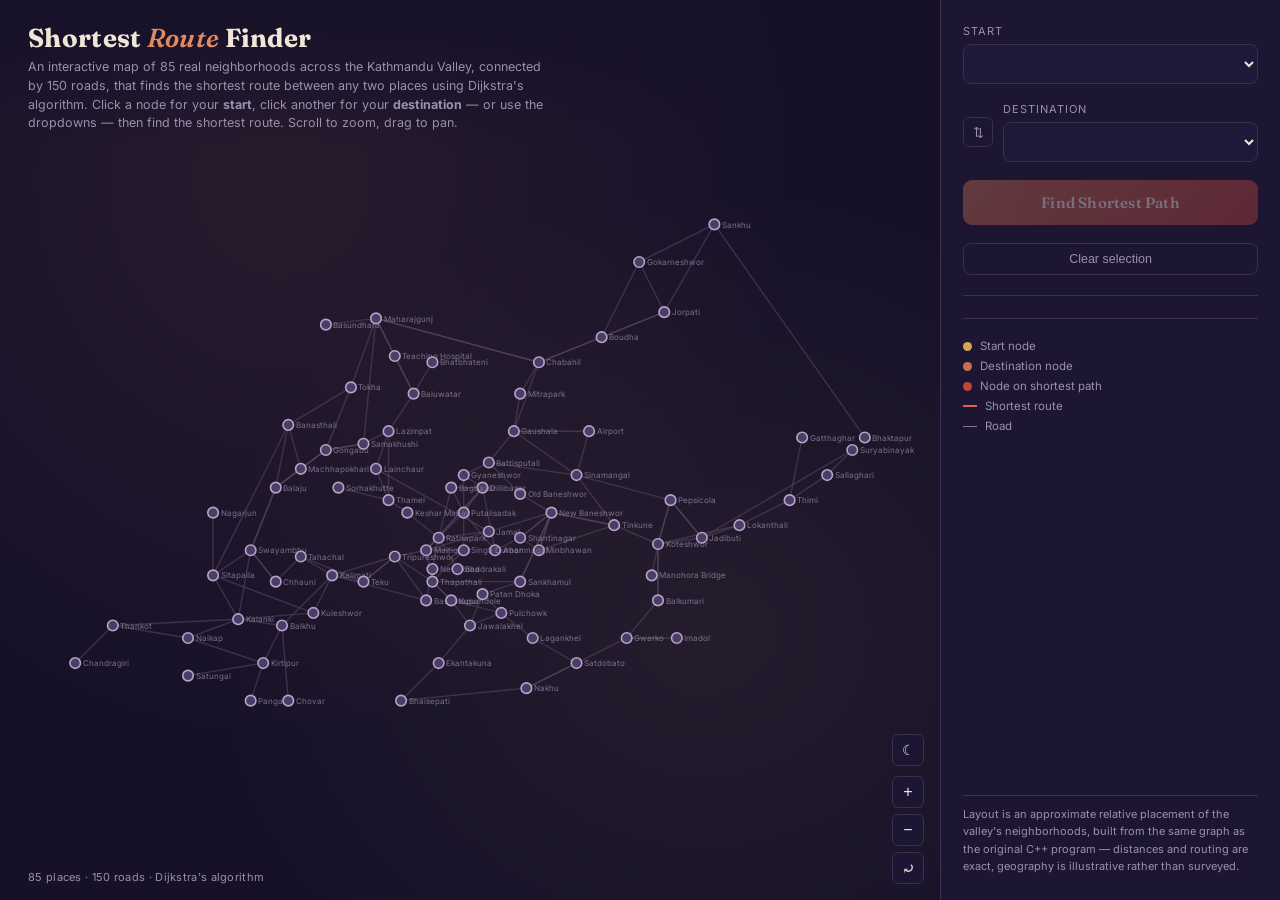
<file: index.html>
<!DOCTYPE html>
<html lang="en">
<head>
  <meta charset="UTF-8">
  <meta name="viewport" content="width=device-width, initial-scale=1.0">
  <title>Shortest Route Finder</title>
  <!-- Link external CSS stylesheet -->
  <link rel="stylesheet" href="style.css">
</head>
<body>

<div class="app">

  <div class="map-wrap" id="mapWrap">
    <div class="header">
      <h1>Shortest <span>Route</span> Finder</h1>
      <p>An interactive map of 85 real neighborhoods across the Kathmandu Valley, connected by 150 roads, that finds the shortest route between any two places using Dijkstra's algorithm. Click a node for your <b>start</b>, click another for your <b>destination</b> — or use the dropdowns — then find the shortest route. Scroll to zoom, drag to pan.</p>
    </div>
    <svg id="map" viewBox="130 10 750 520"></svg>
    <div class="zoom-hint">85 places · 150 roads · Dijkstra's algorithm</div>
    <div class="zoom-controls">
      <button id="themeToggle" title="Switch day / night map">☾</button>
      <button id="zoomIn">+</button>
      <button id="zoomOut">−</button>
      <button id="zoomReset">⤾</button>
    </div>
  </div>

  <div class="sidebar">
    <div class="field">
      <label>Start</label>
      <select id="sourceSelect"></select>
    </div>

    <div class="swap-row">
      <button class="swap-btn" id="swapBtn" title="Swap start/destination">⇅</button>
      <div style="flex:1" class="field">
        <label style="margin-bottom:6px">Destination</label>
        <select id="destSelect"></select>
      </div>
    </div>

    <button class="find-btn" id="findBtn">Find Shortest Path</button>
    <button class="reset-btn" id="resetBtn">Clear selection</button>

    <hr>

    <div class="result" id="result">
      <div class="dist" id="distText">— <span>km</span></div>
      <div class="path-list" id="pathList"></div>
    </div>
    <div class="no-path" id="noPathMsg" style="display:none;"></div>

    <hr>

    <div class="legend">
      <div class="row"><span class="dot" style="background:var(--gold)"></span> Start node</div>
      <div class="row"><span class="dot" style="background:var(--brick)"></span> Destination node</div>
      <div class="row"><span class="dot" style="background:var(--vermillion)"></span> Node on shortest path</div>
      <div class="row"><span style="width:14px;height:2px;background:var(--vermillion-bright);display:inline-block"></span> Shortest route</div>
      <div class="row"><span style="width:14px;height:1px;background:var(--road-bright);display:inline-block"></span> Road</div>
    </div>

    <div class="meta">Layout is an approximate relative placement of the valley's neighborhoods, built from the same graph as the original C++ program — distances and routing are exact, geography is illustrative rather than surveyed.</div>
  </div>

</div>

<!-- Link external JavaScript file before closing body tag -->
<script src="script.js"></script>
</body>
</html>
</file>
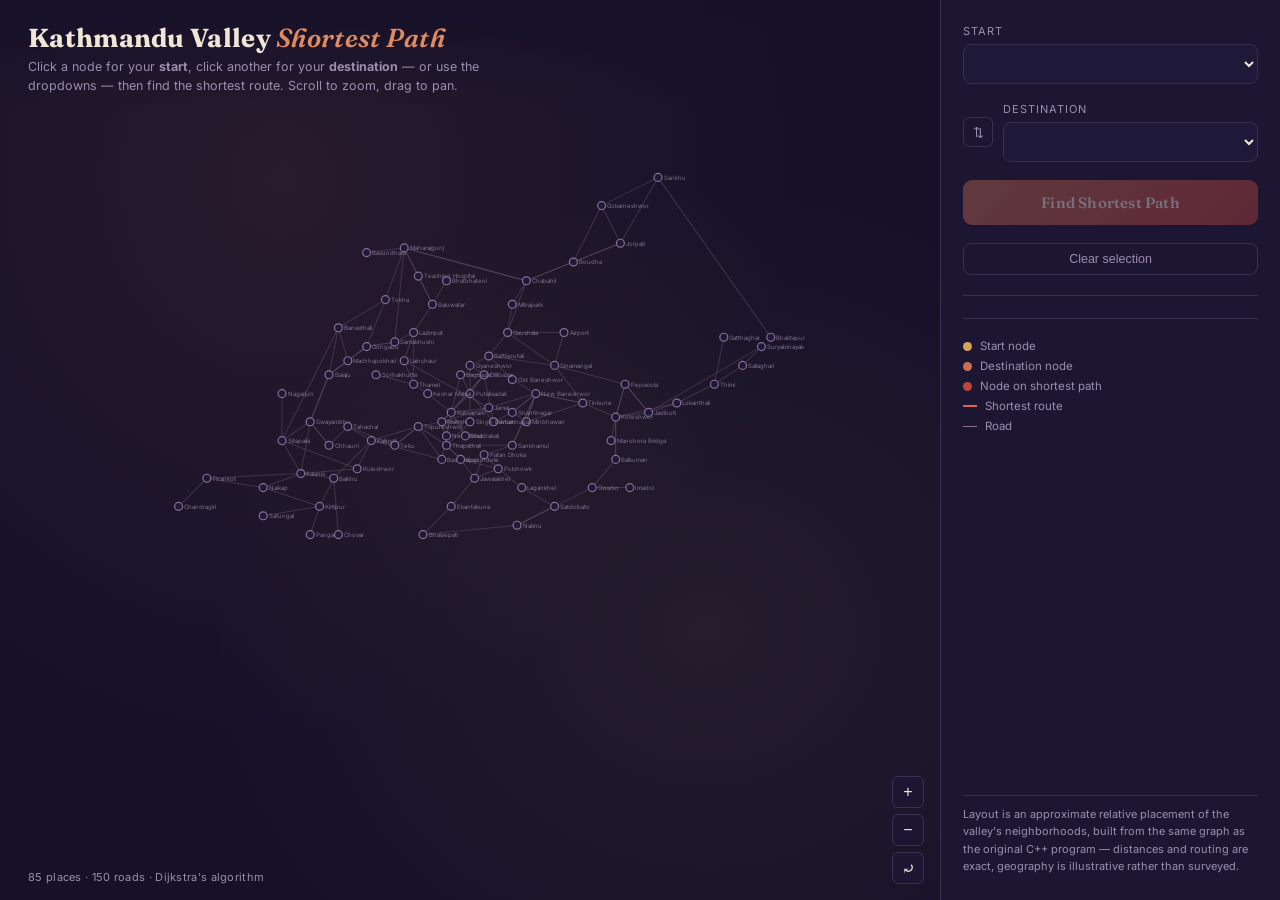
<file: kathmandu_dijkstra_map.html>
<!DOCTYPE html>
<html lang="en">
<head>
<meta charset="UTF-8">
<title>Kathmandu Valley — Shortest Path Explorer</title>
<style>
  @import url('https://fonts.googleapis.com/css2?family=Fraunces:opsz,wght@9..144,400;9..144,600;9..144,700&family=Inter:wght@400;500;600;700&display=swap');

  :root{
    --ink:#efe6d8;
    --bg-deep:#161129;
    --bg-mid:#1e1839;
    --road:#5b4a63;
    --road-bright:#8a7191;
    --brick:#c8704f;
    --brick-bright:#e08a5f;
    --gold:#d4a656;
    --vermillion:#c1443a;
    --vermillion-bright:#e2604f;
    --panel:#1c1633;
    --panel-line:#39304f;
    --muted:#9a8fae;
  }

  *{box-sizing:border-box;}

  body{
    margin:0;
    background:var(--bg-deep);
    color:var(--ink);
    font-family:'Inter',sans-serif;
    height:100vh;
    overflow:hidden;
  }

  .app{
    display:flex;
    height:100vh;
  }

  /* ---------- MAP ---------- */
  .map-wrap{
    flex:1;
    position:relative;
    background:
      radial-gradient(ellipse at 30% 20%, rgba(200,112,79,0.10), transparent 55%),
      radial-gradient(ellipse at 75% 70%, rgba(212,166,86,0.08), transparent 50%),
      var(--bg-deep);
    overflow:hidden;
    cursor:grab;
  }
  .map-wrap.dragging{cursor:grabbing;}

  svg#map{
    width:100%;
    height:100%;
    display:block;
  }

  .header{
    position:absolute;
    top:0; left:0; right:0;
    padding:22px 28px 14px;
    pointer-events:none;
    z-index:5;
    background:linear-gradient(180deg, rgba(22,17,41,0.92) 10%, rgba(22,17,41,0));
  }
  .header h1{
    font-family:'Fraunces',serif;
    font-weight:700;
    font-size:26px;
    margin:0;
    letter-spacing:0.3px;
  }
  .header h1 span{ color:var(--brick-bright); font-style:italic; font-weight:600;}
  .header p{
    margin:4px 0 0;
    font-size:12.5px;
    color:var(--muted);
    max-width:520px;
    line-height:1.5;
  }

  .zoom-hint{
    position:absolute;
    bottom:16px; left:28px;
    font-size:11px;
    color:var(--muted);
    letter-spacing:0.3px;
    pointer-events:none;
  }

  .zoom-controls{
    position:absolute;
    bottom:16px; right:16px;
    display:flex;
    flex-direction:column;
    gap:6px;
    z-index:5;
  }
  .zoom-controls button{
    width:32px;height:32px;
    border-radius:6px;
    border:1px solid var(--panel-line);
    background:var(--panel);
    color:var(--ink);
    font-size:16px;
    cursor:pointer;
  }
  .zoom-controls button:hover{ border-color:var(--brick-bright); color:var(--brick-bright); }

  /* nodes / edges */
  .edge{
    stroke:var(--road);
    stroke-width:1.1;
    fill:none;
    opacity:0.55;
  }
  .edge-path{
    stroke:var(--vermillion-bright);
    stroke-width:3.2;
    fill:none;
    filter:drop-shadow(0 0 4px rgba(226,96,79,0.65));
    stroke-linecap:round;
    stroke-dasharray:8 6;
    animation:flow 1.1s linear infinite;
  }
  @keyframes flow{ to{ stroke-dashoffset:-28; } }

  .node circle{
    fill:var(--bg-mid);
    stroke:var(--road-bright);
    stroke-width:1.3;
    r:4.2;
    transition:r 0.12s ease, fill 0.12s ease, stroke 0.12s ease;
    cursor:pointer;
  }
  .node:hover circle{
    r:6.5;
    stroke:var(--gold);
  }
  .node text{
    font-size:6.4px;
    fill:var(--muted);
    font-family:'Inter',sans-serif;
    pointer-events:none;
    opacity:0.75;
  }
  .node.on-path circle{ fill:var(--vermillion); stroke:var(--vermillion-bright); r:5.4; }
  .node.on-path text{ fill:var(--ink); opacity:1; font-weight:600; }

  .node.source circle{ fill:var(--gold); stroke:#fff2d0; r:7; }
  .node.source text{ fill:var(--gold); opacity:1; font-weight:700; font-size:8px; }

  .node.dest circle{ fill:var(--brick); stroke:#ffd9c2; r:7; }
  .node.dest text{ fill:var(--brick-bright); opacity:1; font-weight:700; font-size:8px; }

  /* ---------- SIDEBAR ---------- */
  .sidebar{
    width:340px;
    min-width:340px;
    background:var(--panel);
    border-left:1px solid var(--panel-line);
    padding:24px 22px;
    overflow-y:auto;
    display:flex;
    flex-direction:column;
    gap:18px;
  }

  .field label{
    display:block;
    font-size:11px;
    text-transform:uppercase;
    letter-spacing:1px;
    color:var(--muted);
    margin-bottom:6px;
  }
  select{
    width:100%;
    background:var(--bg-mid);
    color:var(--ink);
    border:1px solid var(--panel-line);
    border-radius:8px;
    padding:10px 10px;
    font-size:13.5px;
    font-family:'Inter',sans-serif;
  }
  select:focus{ outline:none; border-color:var(--gold); }

  .swap-row{
    display:flex;
    align-items:center;
    gap:10px;
  }
  .swap-btn{
    background:none;
    border:1px solid var(--panel-line);
    color:var(--muted);
    border-radius:6px;
    width:30px;height:30px;
    cursor:pointer;
    flex-shrink:0;
  }
  .swap-btn:hover{ color:var(--gold); border-color:var(--gold); }

  .find-btn{
    background:linear-gradient(135deg, var(--brick), var(--vermillion));
    border:none;
    color:#fff5ec;
    font-family:'Fraunces',serif;
    font-weight:600;
    font-size:15px;
    padding:13px 16px;
    border-radius:9px;
    cursor:pointer;
    letter-spacing:0.2px;
    box-shadow:0 6px 18px rgba(193,68,58,0.28);
  }
  .find-btn:hover{ filter:brightness(1.08); }
  .find-btn:disabled{ opacity:0.4; cursor:not-allowed; filter:none; box-shadow:none; }

  .reset-btn{
    background:none;
    border:1px solid var(--panel-line);
    color:var(--muted);
    font-size:12.5px;
    padding:8px 10px;
    border-radius:8px;
    cursor:pointer;
  }
  .reset-btn:hover{ color:var(--ink); border-color:var(--road-bright); }

  hr{ border:none; border-top:1px solid var(--panel-line); margin:2px 0; }

  .result{
    background:var(--bg-mid);
    border:1px solid var(--panel-line);
    border-radius:10px;
    padding:16px;
    display:none;
  }
  .result.show{ display:block; }
  .result .dist{
    font-family:'Fraunces',serif;
    font-size:28px;
    font-weight:700;
    color:var(--brick-bright);
    line-height:1.1;
  }
  .result .dist span{ font-size:13px; color:var(--muted); font-family:'Inter',sans-serif; font-weight:500; }
  .result .path-list{
    margin-top:12px;
    display:flex;
    flex-direction:column;
    gap:2px;
    max-height:260px;
    overflow-y:auto;
  }
  .path-step{
    font-size:12.5px;
    color:var(--ink);
    padding:5px 0;
    border-left:2px solid var(--vermillion-bright);
    padding-left:10px;
    position:relative;
  }
  .path-step .leg{
    display:block;
    font-size:10.5px;
    color:var(--muted);
    margin-top:1px;
  }
  .no-path{
    color:var(--muted);
    font-size:13px;
  }

  .legend{
    font-size:11.5px;
    color:var(--muted);
    display:flex;
    flex-direction:column;
    gap:6px;
  }
  .legend .row{ display:flex; align-items:center; gap:8px; }
  .dot{ width:9px; height:9px; border-radius:50%; display:inline-block; flex-shrink:0; }

  .meta{
    font-size:11px;
    color:var(--muted);
    line-height:1.6;
    margin-top:auto;
    padding-top:10px;
    border-top:1px solid var(--panel-line);
  }

  ::-webkit-scrollbar{ width:8px; height:8px; }
  ::-webkit-scrollbar-thumb{ background:var(--panel-line); border-radius:4px; }
</style>
</head>
<body>

<div class="app">

  <div class="map-wrap" id="mapWrap">
    <div class="header">
      <h1>Kathmandu Valley <span>Shortest Path</span></h1>
      <p>Click a node for your <b>start</b>, click another for your <b>destination</b> — or use the dropdowns — then find the shortest route. Scroll to zoom, drag to pan.</p>
    </div>
    <svg id="map" viewBox="0 0 1000 760"></svg>
    <div class="zoom-hint">85 places · 150 roads · Dijkstra's algorithm</div>
    <div class="zoom-controls">
      <button id="zoomIn">+</button>
      <button id="zoomOut">−</button>
      <button id="zoomReset">⤾</button>
    </div>
  </div>

  <div class="sidebar">
    <div class="field">
      <label>Start</label>
      <select id="sourceSelect"></select>
    </div>

    <div class="swap-row">
      <button class="swap-btn" id="swapBtn" title="Swap start/destination">⇅</button>
      <div style="flex:1" class="field" style="margin:0">
        <label style="margin-bottom:6px">Destination</label>
        <select id="destSelect"></select>
      </div>
    </div>

    <button class="find-btn" id="findBtn">Find Shortest Path</button>
    <button class="reset-btn" id="resetBtn">Clear selection</button>

    <hr>

    <div class="result" id="result">
      <div class="dist" id="distText">— <span>km</span></div>
      <div class="path-list" id="pathList"></div>
    </div>
    <div class="no-path" id="noPathMsg" style="display:none;"></div>

    <hr>

    <div class="legend">
      <div class="row"><span class="dot" style="background:var(--gold)"></span> Start node</div>
      <div class="row"><span class="dot" style="background:var(--brick)"></span> Destination node</div>
      <div class="row"><span class="dot" style="background:var(--vermillion)"></span> Node on shortest path</div>
      <div class="row"><span style="width:14px;height:2px;background:var(--vermillion-bright);display:inline-block"></span> Shortest route</div>
      <div class="row"><span style="width:14px;height:1px;background:var(--road-bright);display:inline-block"></span> Road</div>
    </div>

    <div class="meta">Layout is an approximate relative placement of the valley's neighborhoods, built from the same graph as the original C++ program — distances and routing are exact, geography is illustrative rather than surveyed.</div>
  </div>

</div>

<script>
/* ---------------- DATA (ported 1:1 from the C++ source) ---------------- */
const nodes = [
 {n:"Maitighar",x:470,y:350},{n:"New Baneshwor",x:570,y:320},{n:"Thapathali",x:475,y:375},
 {n:"Putalisadak",x:500,y:320},{n:"Tripureshwor",x:445,y:355},{n:"Tinkune",x:620,y:330},
 {n:"Old Baneshwor",x:545,y:305},{n:"Sankhamul",x:545,y:375},{n:"Minbhawan",x:560,y:350},
 {n:"Shantinagar",x:545,y:340},{n:"Koteshwor",x:655,y:345},{n:"Sinamangal",x:590,y:290},
 {n:"Jadibuti",x:690,y:340},{n:"Balkumari",x:655,y:390},{n:"Manohora Bridge",x:650,y:370},
 {n:"Pepsicola",x:665,y:310},{n:"Suryabinayak",x:810,y:270},{n:"Lokanthali",x:720,y:330},
 {n:"Thimi",x:760,y:310},{n:"Sallaghari",x:790,y:290},{n:"Gatthaghar",x:770,y:260},
 {n:"Airport",x:600,y:255},{n:"Gaushala",x:540,y:255},{n:"Battisputali",x:520,y:280},
 {n:"Mitrapark",x:545,y:225},{n:"Chabahil",x:560,y:200},{n:"Boudha",x:610,y:180},
 {n:"Maharajgunj",x:430,y:165},{n:"Jorpati",x:660,y:160},{n:"Gokarneshwor",x:640,y:120},
 {n:"Teaching Hospital",x:445,y:195},{n:"Baluwatar",x:460,y:225},{n:"Basundhara",x:390,y:170},
 {n:"Lazimpat",x:440,y:255},{n:"Bhatbhateni",x:475,y:200},{n:"Lainchaur",x:430,y:285},
 {n:"Thamel",x:440,y:310},{n:"Sorhakhutte",x:400,y:300},{n:"Jamal",x:520,y:335},
 {n:"Keshar Mahal",x:455,y:320},{n:"Ratnapark",x:480,y:340},{n:"New Road",x:475,y:365},
 {n:"Bhadrakali",x:495,y:365},{n:"Basantapur",x:470,y:390},{n:"Kalimati",x:395,y:370},
 {n:"Teku",x:420,y:375},{n:"Kupundole",x:490,y:390},{n:"Jawalakhel",x:505,y:410},
 {n:"Pulchowk",x:530,y:400},{n:"Lagankhel",x:555,y:420},{n:"Satdobato",x:590,y:440},
 {n:"Gwarko",x:630,y:420},{n:"Imadol",x:670,y:420},{n:"Nakhu",x:550,y:460},
 {n:"Ekantakuna",x:480,y:440},{n:"Bhaisepati",x:450,y:470},{n:"Kuleshwor",x:380,y:400},
 {n:"Kalanki",x:320,y:405},{n:"Balkhu",x:355,y:410},{n:"Sitapaila",x:300,y:370},
 {n:"Naikap",x:280,y:420},{n:"Thankot",x:220,y:410},{n:"Kirtipur",x:340,y:440},
 {n:"Chovar",x:360,y:470},{n:"Panga",x:330,y:470},{n:"Satungal",x:280,y:450},
 {n:"Chandragiri",x:190,y:440},{n:"Swayambhu",x:330,y:350},{n:"Chhauni",x:350,y:375},
 {n:"Balaju",x:350,y:300},{n:"Gongabu",x:390,y:270},{n:"Machhapokhari",x:370,y:285},
 {n:"Samakhushi",x:420,y:265},{n:"Tokha",x:410,y:220},{n:"Banasthali",x:360,y:250},
 {n:"Nagarjun",x:300,y:320},{n:"Tahachal",x:370,y:355},{n:"Gyaneshwor",x:500,y:290},
 {n:"Anamnagar",x:525,y:350},{n:"Dillibazar",x:515,y:300},{n:"Bagbazar",x:490,y:300},
 {n:"Singh Durbar",x:500,y:350},{n:"Patan Dhoka",x:515,y:385},{n:"Sankhu",x:700,y:90},
 {n:"Bhaktapur",x:820,y:260}
];

const edges = [
 [0,1,1.60],[0,2,1.20],[0,3,1.30],[0,4,1.40],[1,5,1.40],[1,6,1.10],[1,7,1.50],[1,8,1.20],
 [1,9,1.10],[5,10,0.87],[5,11,1.20],[5,1,1.40],[10,12,1.50],[10,13,1.70],[10,14,0.78],
 [10,15,2.40],[12,16,5.50],[12,17,2.00],[12,15,2.10],[17,18,1.60],[17,10,2.00],[18,19,2.00],
 [18,20,1.50],[19,16,2.00],[11,21,0.80],[11,22,2.00],[11,23,1.30],[21,22,2.80],[22,23,1.00],
 [22,25,1.80],[22,24,1.00],[23,6,1.60],[23,77,2.20],[25,26,2.00],[25,24,1.20],[25,27,3.00],
 [25,28,2.00],[26,28,1.50],[26,29,2.80],[28,29,2.00],[27,30,0.80],[27,31,2.00],[27,32,1.50],
 [27,25,3.00],[31,33,1.60],[31,30,1.50],[31,34,1.30],[33,35,1.30],[33,36,1.40],[35,36,1.00],
 [35,38,1.20],[36,39,1.00],[36,37,1.40],[39,40,1.40],[38,40,1.10],[40,41,0.70],[40,42,0.80],
 [41,43,0.70],[43,44,2.50],[43,4,1.50],[4,2,1.20],[4,44,2.00],[4,45,0.90],[2,46,1.40],
 [2,46,1.40],[46,47,1.70],[47,48,0.90],[48,49,1.40],[49,50,2.30],[50,51,2.00],[51,13,1.50],
 [13,10,1.70],[51,52,2.00],[50,53,2.00],[47,54,2.00],[54,55,2.50],[44,45,1.30],[44,56,1.20],
 [44,58,2.00],[56,57,2.30],[56,59,2.50],[57,58,2.00],[57,60,2.00],[57,61,4.00],[57,59,3.00],
 [58,62,2.50],[58,63,5.00],[62,64,1.50],[62,60,3.50],[62,65,3.00],[61,66,2.50],[61,60,3.50],
 [59,67,2.00],[59,75,2.50],[67,57,2.80],[67,68,1.80],[67,69,2.50],[69,70,1.50],[69,67,2.50],
 [69,71,1.00],[70,72,1.20],[70,71,1.00],[70,73,3.00],[72,33,2.50],[72,27,2.50],[72,70,1.20],
 [71,69,1.00],[71,70,1.00],[71,74,2.00],[73,74,2.50],[73,27,3.50],[74,69,2.00],[74,59,2.50],
 [68,76,1.50],[68,67,1.80],[76,44,1.80],[76,45,1.50],[45,4,0.90],[77,3,1.20],[77,79,1.20],
 [79,3,1.00],[79,0,1.50],[3,80,0.80],[80,40,0.90],[80,79,1.00],[0,79,1.50],[0,81,0.80],
 [81,3,1.00],[81,2,1.00],[1,9,1.10],[9,78,1.50],[78,3,1.30],[78,79,1.20],[8,1,1.20],
 [8,9,1.30],[8,5,1.30],[7,1,1.50],[7,2,2.00],[7,82,3.00],[82,47,1.00],[82,48,1.30],
 [48,46,1.20],[55,53,2.50],[53,50,2.00],[15,12,2.10],[15,11,3.00],[15,10,2.40],
 [29,83,5.00],[83,28,4.50],[83,84,8.00]
];

/* ---------------- GRAPH / DIJKSTRA ---------------- */
const adj = Array.from({length: nodes.length}, () => []);
edges.forEach(([a,b,w]) => { adj[a].push([b,w]); adj[b].push([a,w]); });

function dijkstra(src, dst){
  const dist = new Array(nodes.length).fill(Infinity);
  const visited = new Array(nodes.length).fill(false);
  const parent = new Array(nodes.length).fill(-1);
  dist[src] = 0;

  for(let count=0; count<nodes.length; count++){
    let u=-1, best=Infinity;
    for(let i=0;i<nodes.length;i++){
      if(!visited[i] && dist[i]<best){ best=dist[i]; u=i; }
    }
    if(u===-1) break;
    visited[u]=true;
    for(const [v,w] of adj[u]){
      if(!visited[v] && dist[u]+w < dist[v]){
        dist[v] = dist[u]+w;
        parent[v] = u;
      }
    }
  }

  if(dist[dst]===Infinity) return null;
  const path=[]; let cur=dst;
  while(cur!==-1){ path.push(cur); cur=parent[cur]; }
  path.reverse();
  return {distance: dist[dst], path};
}

/* ---------------- RENDER MAP ---------------- */
const svg = document.getElementById('map');
const NS = "http://www.w3.org/2000/svg";

const edgeLayer = document.createElementNS(NS,'g'); edgeLayer.id='edgeLayer';
const pathLayer = document.createElementNS(NS,'g'); pathLayer.id='pathLayer';
const nodeLayer = document.createElementNS(NS,'g'); nodeLayer.id='nodeLayer';
svg.appendChild(edgeLayer); svg.appendChild(pathLayer); svg.appendChild(nodeLayer);

edges.forEach(([a,b]) => {
  const line = document.createElementNS(NS,'line');
  line.setAttribute('class','edge');
  line.setAttribute('x1', nodes[a].x); line.setAttribute('y1', nodes[a].y);
  line.setAttribute('x2', nodes[b].x); line.setAttribute('y2', nodes[b].y);
  edgeLayer.appendChild(line);
});

const nodeEls = nodes.map((node, i) => {
  const g = document.createElementNS(NS,'g');
  g.setAttribute('class','node');
  g.setAttribute('data-id', i);

  const circle = document.createElementNS(NS,'circle');
  circle.setAttribute('cx', node.x);
  circle.setAttribute('cy', node.y);
  g.appendChild(circle);

  const text = document.createElementNS(NS,'text');
  text.setAttribute('x', node.x + 6);
  text.setAttribute('y', node.y + 2.5);
  text.textContent = node.n;
  g.appendChild(text);

  g.addEventListener('click', (e) => { e.stopPropagation(); handleNodeClick(i); });
  nodeLayer.appendChild(g);
  return g;
});

/* ---------------- SELECTION STATE ---------------- */
let sourceId = null, destId = null;

const sourceSelect = document.getElementById('sourceSelect');
const destSelect = document.getElementById('destSelect');
nodes.forEach((node,i) => {
  const o1 = document.createElement('option'); o1.value=i; o1.textContent=node.n;
  sourceSelect.appendChild(o1);
  const o2 = document.createElement('option'); o2.value=i; o2.textContent=node.n;
  destSelect.appendChild(o2);
});
sourceSelect.selectedIndex = -1;
destSelect.selectedIndex = -1;

function handleNodeClick(i){
  if(sourceId===null){
    sourceId = i;
  } else if(destId===null && i!==sourceId){
    destId = i;
  } else {
    sourceId = i;
    destId = null;
  }
  syncUI();
}

sourceSelect.addEventListener('change', () => { sourceId = +sourceSelect.value; syncUI(false); });
destSelect.addEventListener('change', () => { destId = +destSelect.value; syncUI(false); });

document.getElementById('swapBtn').addEventListener('click', () => {
  [sourceId, destId] = [destId, sourceId];
  syncUI();
});

document.getElementById('resetBtn').addEventListener('click', () => {
  sourceId = null; destId = null;
  document.getElementById('result').classList.remove('show');
  document.getElementById('noPathMsg').style.display='none';
  syncUI();
});

function syncUI(updateSelects=true){
  nodeEls.forEach((g,i) => {
    g.classList.remove('source','dest','on-path');
    if(i===sourceId) g.classList.add('source');
    if(i===destId) g.classList.add('dest');
  });
  if(updateSelects){
    sourceSelect.value = sourceId===null ? '' : sourceId;
    destSelect.value = destId===null ? '' : destId;
  }
  document.getElementById('findBtn').disabled = (sourceId===null || destId===null);
  pathLayer.innerHTML = '';
}

document.getElementById('findBtn').addEventListener('click', () => {
  if(sourceId===null || destId===null) return;
  const result = dijkstra(sourceId, destId);
  const resultBox = document.getElementById('result');
  const noPathMsg = document.getElementById('noPathMsg');
  pathLayer.innerHTML = '';
  nodeEls.forEach(g => g.classList.remove('on-path'));

  if(!result){
    resultBox.classList.remove('show');
    noPathMsg.style.display = 'block';
    noPathMsg.textContent = `No path exists from ${nodes[sourceId].n} to ${nodes[destId].n}.`;
    return;
  }
  noPathMsg.style.display = 'none';
  resultBox.classList.add('show');
  document.getElementById('distText').innerHTML = `${result.distance.toFixed(2)} <span>km</span>`;

  const pathList = document.getElementById('pathList');
  pathList.innerHTML = '';
  result.path.forEach((id, idx) => {
    const div = document.createElement('div');
    div.className = 'path-step';
    const legDist = idx>0 ? edgeWeightBetween(result.path[idx-1], id) : null;
    div.innerHTML = `${nodes[id].n}` + (legDist!==null ? `<span class="leg">+ ${legDist.toFixed(2)} km</span>` : '');
    pathList.appendChild(div);

    if(id===sourceId || id===destId) return;
    nodeEls[id].classList.add('on-path');
  });

  for(let k=0; k<result.path.length-1; k++){
    const a = nodes[result.path[k]], b = nodes[result.path[k+1]];
    const line = document.createElementNS(NS,'line');
    line.setAttribute('class','edge-path');
    line.setAttribute('x1', a.x); line.setAttribute('y1', a.y);
    line.setAttribute('x2', b.x); line.setAttribute('y2', b.y);
    pathLayer.appendChild(line);
  }
});

function edgeWeightBetween(a,b){
  const found = adj[a].find(([v]) => v===b);
  return found ? found[1] : null;
}

/* ---------------- PAN & ZOOM ---------------- */
const mapWrap = document.getElementById('mapWrap');
let viewBox = {x:0,y:0,w:1000,h:760};
function applyViewBox(){ svg.setAttribute('viewBox', `${viewBox.x} ${viewBox.y} ${viewBox.w} ${viewBox.h}`); }
applyViewBox();

let isDragging=false, dragStart={x:0,y:0}, vbStart={x:0,y:0};
mapWrap.addEventListener('mousedown', (e) => {
  isDragging=true; mapWrap.classList.add('dragging');
  dragStart={x:e.clientX,y:e.clientY};
  vbStart={x:viewBox.x,y:viewBox.y};
});
window.addEventListener('mousemove', (e) => {
  if(!isDragging) return;
  const scale = viewBox.w / mapWrap.clientWidth;
  viewBox.x = vbStart.x - (e.clientX-dragStart.x)*scale;
  viewBox.y = vbStart.y - (e.clientY-dragStart.y)*scale;
  applyViewBox();
});
window.addEventListener('mouseup', () => { isDragging=false; mapWrap.classList.remove('dragging'); });

mapWrap.addEventListener('wheel', (e) => {
  e.preventDefault();
  const zoomFactor = e.deltaY > 0 ? 1.12 : 0.89;
  zoomAt(e.offsetX, e.offsetY, zoomFactor);
}, {passive:false});

function zoomAt(px, py, factor){
  const rect = mapWrap.getBoundingClientRect();
  const fx = px / rect.width, fy = py / rect.height;
  const newW = Math.min(2200, Math.max(250, viewBox.w*factor));
  const newH = newW * (760/1000);
  const cx = viewBox.x + fx*viewBox.w;
  const cy = viewBox.y + fy*viewBox.h;
  viewBox.x = cx - fx*newW;
  viewBox.y = cy - fy*newH;
  viewBox.w = newW; viewBox.h = newH;
  applyViewBox();
}

document.getElementById('zoomIn').addEventListener('click', () => zoomAt(mapWrap.clientWidth/2, mapWrap.clientHeight/2, 0.85));
document.getElementById('zoomOut').addEventListener('click', () => zoomAt(mapWrap.clientWidth/2, mapWrap.clientHeight/2, 1.18));
document.getElementById('zoomReset').addEventListener('click', () => { viewBox={x:0,y:0,w:1000,h:760}; applyViewBox(); });

syncUI();
</script>
</body>
</html>
</file>
<file: style.css>
@import url('https://fonts.googleapis.com/css2?family=Fraunces:opsz,wght@9..144,400;9..144,600;9..144,700&family=Inter:wght@400;500;600;700&display=swap');

:root {
  --ink: #efe6d8;
  --bg-deep: #161129;
  --bg-mid: #1e1839;
  --road: #5b4a63;
  --road-bright: #8a7191;
  --brick: #c8704f;
  --brick-bright: #e08a5f;
  --gold: #d4a656;
  --vermillion: #c1443a;
  --vermillion-bright: #e2604f;
  --panel: #1c1633;
  --panel-line: #39304f;
  --muted: #9a8fae;
  --node-fill: #4a3d68;
  --node-stroke: #b7a3c6;
  --map-wash-1: rgba(200, 112, 79, 0.10);
  --map-wash-2: rgba(212, 166, 86, 0.08);
  --header-glow: 22, 17, 41;
}

html[data-theme="light"] {
  --ink: #3d3226;
  --bg-deep: #f6f1e4;
  --bg-mid: #efe6d2;
  --road: #cabfa4;
  --road-bright: #a89877;
  --brick: #c8704f;
  --brick-bright: #a8532f;
  --gold: #a97f2f;
  --vermillion: #a63a2f;
  --vermillion-bright: #c1443a;
  --panel: #fbf7ee;
  --panel-line: #e2d6ba;
  --muted: #8a7a60;
  --node-fill: #d8c9a3;
  --node-stroke: #8a7150;
  --map-wash-1: rgba(200, 112, 79, 0.08);
  --map-wash-2: rgba(169, 127, 47, 0.10);
  --header-glow: 246, 241, 228;
}

* {
  box-sizing: border-box;
}

body {
  margin: 0;
  background: var(--bg-deep);
  color: var(--ink);
  font-family: 'Inter', sans-serif;
  height: 100vh;
  overflow: hidden;
  transition: background 0.25s ease, color 0.25s ease;
}

.app {
  display: flex;
  height: 100vh;
}

/* ---------- MAP ---------- */
.map-wrap {
  flex: 1;
  position: relative;
  background:
    radial-gradient(ellipse at 30% 20%, var(--map-wash-1), transparent 55%),
    radial-gradient(ellipse at 75% 70%, var(--map-wash-2), transparent 50%),
    var(--bg-deep);
  overflow: hidden;
  cursor: grab;
  transition: background 0.25s ease;
}

.map-wrap.dragging {
  cursor: grabbing;
}

svg#map {
  width: 100%;
  height: 100%;
  display: block;
}

.header {
  position: absolute;
  top: 0;
  left: 0;
  right: 0;
  padding: 22px 28px 14px;
  pointer-events: none;
  z-index: 5;
  background: linear-gradient(180deg, rgba(var(--header-glow), 0.92) 10%, rgba(var(--header-glow), 0));
}

.header h1 {
  font-family: 'Fraunces', serif;
  font-weight: 700;
  font-size: 26px;
  margin: 0;
  letter-spacing: 0.3px;
}

.header h1 span {
  color: var(--brick-bright);
  font-style: italic;
  font-weight: 600;
}

.header p {
  margin: 4px 0 0;
  font-size: 12.5px;
  color: var(--muted);
  max-width: 520px;
  line-height: 1.5;
}

.zoom-hint {
  position: absolute;
  bottom: 16px;
  left: 28px;
  font-size: 11px;
  color: var(--muted);
  letter-spacing: 0.3px;
  pointer-events: none;
}

.zoom-controls {
  position: absolute;
  bottom: 16px;
  right: 16px;
  display: flex;
  flex-direction: column;
  gap: 6px;
  z-index: 5;
}

.zoom-controls button {
  width: 32px;
  height: 32px;
  border-radius: 6px;
  border: 1px solid var(--panel-line);
  background: var(--panel);
  color: var(--ink);
  font-size: 16px;
  cursor: pointer;
}

.zoom-controls button:hover {
  border-color: var(--brick-bright);
  color: var(--brick-bright);
}

#themeToggle {
  margin-bottom: 4px;
  font-size: 14px;
}

/* Nodes & Edges */
.edge {
  stroke: var(--road);
  stroke-width: 1.1;
  fill: none;
  opacity: 0.55;
}

.edge-path {
  stroke: var(--vermillion-bright);
  stroke-width: 3.2;
  fill: none;
  filter: drop-shadow(0 0 4px rgba(226, 96, 79, 0.65));
  stroke-linecap: round;
  stroke-dasharray: 8 6;
  animation: flow 1.1s linear infinite;
}

@keyframes flow {
  to {
    stroke-dashoffset: -28;
  }
}

.node circle {
  fill: var(--node-fill);
  stroke: var(--node-stroke);
  stroke-width: 1.3;
  r: 4.2;
  transition: r 0.12s ease, fill 0.12s ease, stroke 0.12s ease;
  cursor: pointer;
}

.node:hover circle {
  r: 6.5;
  stroke: var(--gold);
}

.node text {
  font-size: 6.4px;
  fill: var(--muted);
  font-family: 'Inter', sans-serif;
  pointer-events: none;
  opacity: 0.75;
}

.node.on-path circle {
  fill: var(--vermillion);
  stroke: var(--vermillion-bright);
  r: 5.4;
}

.node.on-path text {
  fill: var(--ink);
  opacity: 1;
  font-weight: 600;
}

.node.source circle {
  fill: var(--gold);
  stroke: #e8c878;
  r: 7;
}

.node.source text {
  fill: var(--gold);
  opacity: 1;
  font-weight: 700;
  font-size: 8px;
}

.node.dest circle {
  fill: var(--brick);
  stroke: #dba07d;
  r: 7;
}

.node.dest text {
  fill: var(--brick-bright);
  opacity: 1;
  font-weight: 700;
  font-size: 8px;
}

/* ---------- SIDEBAR ---------- */
.sidebar {
  width: 340px;
  min-width: 340px;
  background: var(--panel);
  border-left: 1px solid var(--panel-line);
  padding: 24px 22px;
  overflow-y: auto;
  display: flex;
  flex-direction: column;
  gap: 18px;
}

.field label {
  display: block;
  font-size: 11px;
  text-transform: uppercase;
  letter-spacing: 1px;
  color: var(--muted);
  margin-bottom: 6px;
}

select {
  width: 100%;
  background: var(--bg-mid);
  color: var(--ink);
  border: 1px solid var(--panel-line);
  border-radius: 8px;
  padding: 10px 10px;
  font-size: 13.5px;
  font-family: 'Inter', sans-serif;
}

select:focus {
  outline: none;
  border-color: var(--gold);
}

.swap-row {
  display: flex;
  align-items: center;
  gap: 10px;
}

.swap-btn {
  background: none;
  border: 1px solid var(--panel-line);
  color: var(--muted);
  border-radius: 6px;
  width: 30px;
  height: 30px;
  cursor: pointer;
  flex-shrink: 0;
}

.swap-btn:hover {
  color: var(--gold);
  border-color: var(--gold);
}

.find-btn {
  background: linear-gradient(135deg, var(--brick), var(--vermillion));
  border: none;
  color: #fff5ec;
  font-family: 'Fraunces', serif;
  font-weight: 600;
  font-size: 15px;
  padding: 13px 16px;
  border-radius: 9px;
  cursor: pointer;
  letter-spacing: 0.2px;
  box-shadow: 0 6px 18px rgba(193, 68, 58, 0.28);
}

.find-btn:hover {
  filter: brightness(1.08);
}

.find-btn:disabled {
  opacity: 0.4;
  cursor: not-allowed;
  filter: none;
  box-shadow: none;
}

.reset-btn {
  background: none;
  border: 1px solid var(--panel-line);
  color: var(--muted);
  font-size: 12.5px;
  padding: 8px 10px;
  border-radius: 8px;
  cursor: pointer;
}

.reset-btn:hover {
  color: var(--ink);
  border-color: var(--road-bright);
}

hr {
  border: none;
  border-top: 1px solid var(--panel-line);
  margin: 2px 0;
}

.result {
  background: var(--bg-mid);
  border: 1px solid var(--panel-line);
  border-radius: 10px;
  padding: 16px;
  display: none;
}

.result.show {
  display: block;
}

.result .dist {
  font-family: 'Fraunces', serif;
  font-size: 28px;
  font-weight: 700;
  color: var(--brick-bright);
  line-height: 1.1;
}

.result .dist span {
  font-size: 13px;
  color: var(--muted);
  font-family: 'Inter', sans-serif;
  font-weight: 500;
}

.result .path-list {
  margin-top: 12px;
  display: flex;
  flex-direction: column;
  gap: 2px;
  max-height: 260px;
  overflow-y: auto;
}

.path-step {
  font-size: 12.5px;
  color: var(--ink);
  padding: 5px 0;
  border-left: 2px solid var(--vermillion-bright);
  padding-left: 10px;
  position: relative;
}

.path-step .leg {
  display: block;
  font-size: 10.5px;
  color: var(--muted);
  margin-top: 1px;
}

.no-path {
  color: var(--muted);
  font-size: 13px;
}

.legend {
  font-size: 11.5px;
  color: var(--muted);
  display: flex;
  flex-direction: column;
  gap: 6px;
}

.legend .row {
  display: flex;
  align-items: center;
  gap: 8px;
}

.dot {
  width: 9px;
  height: 9px;
  border-radius: 50%;
  display: inline-block;
  flex-shrink: 0;
}

.meta {
  font-size: 11px;
  color: var(--muted);
  line-height: 1.6;
  margin-top: auto;
  padding-top: 10px;
  border-top: 1px solid var(--panel-line);
}

::-webkit-scrollbar {
  width: 8px;
  height: 8px;
}

::-webkit-scrollbar-thumb {
  background: var(--panel-line);
  border-radius: 4px;
}
</file>
